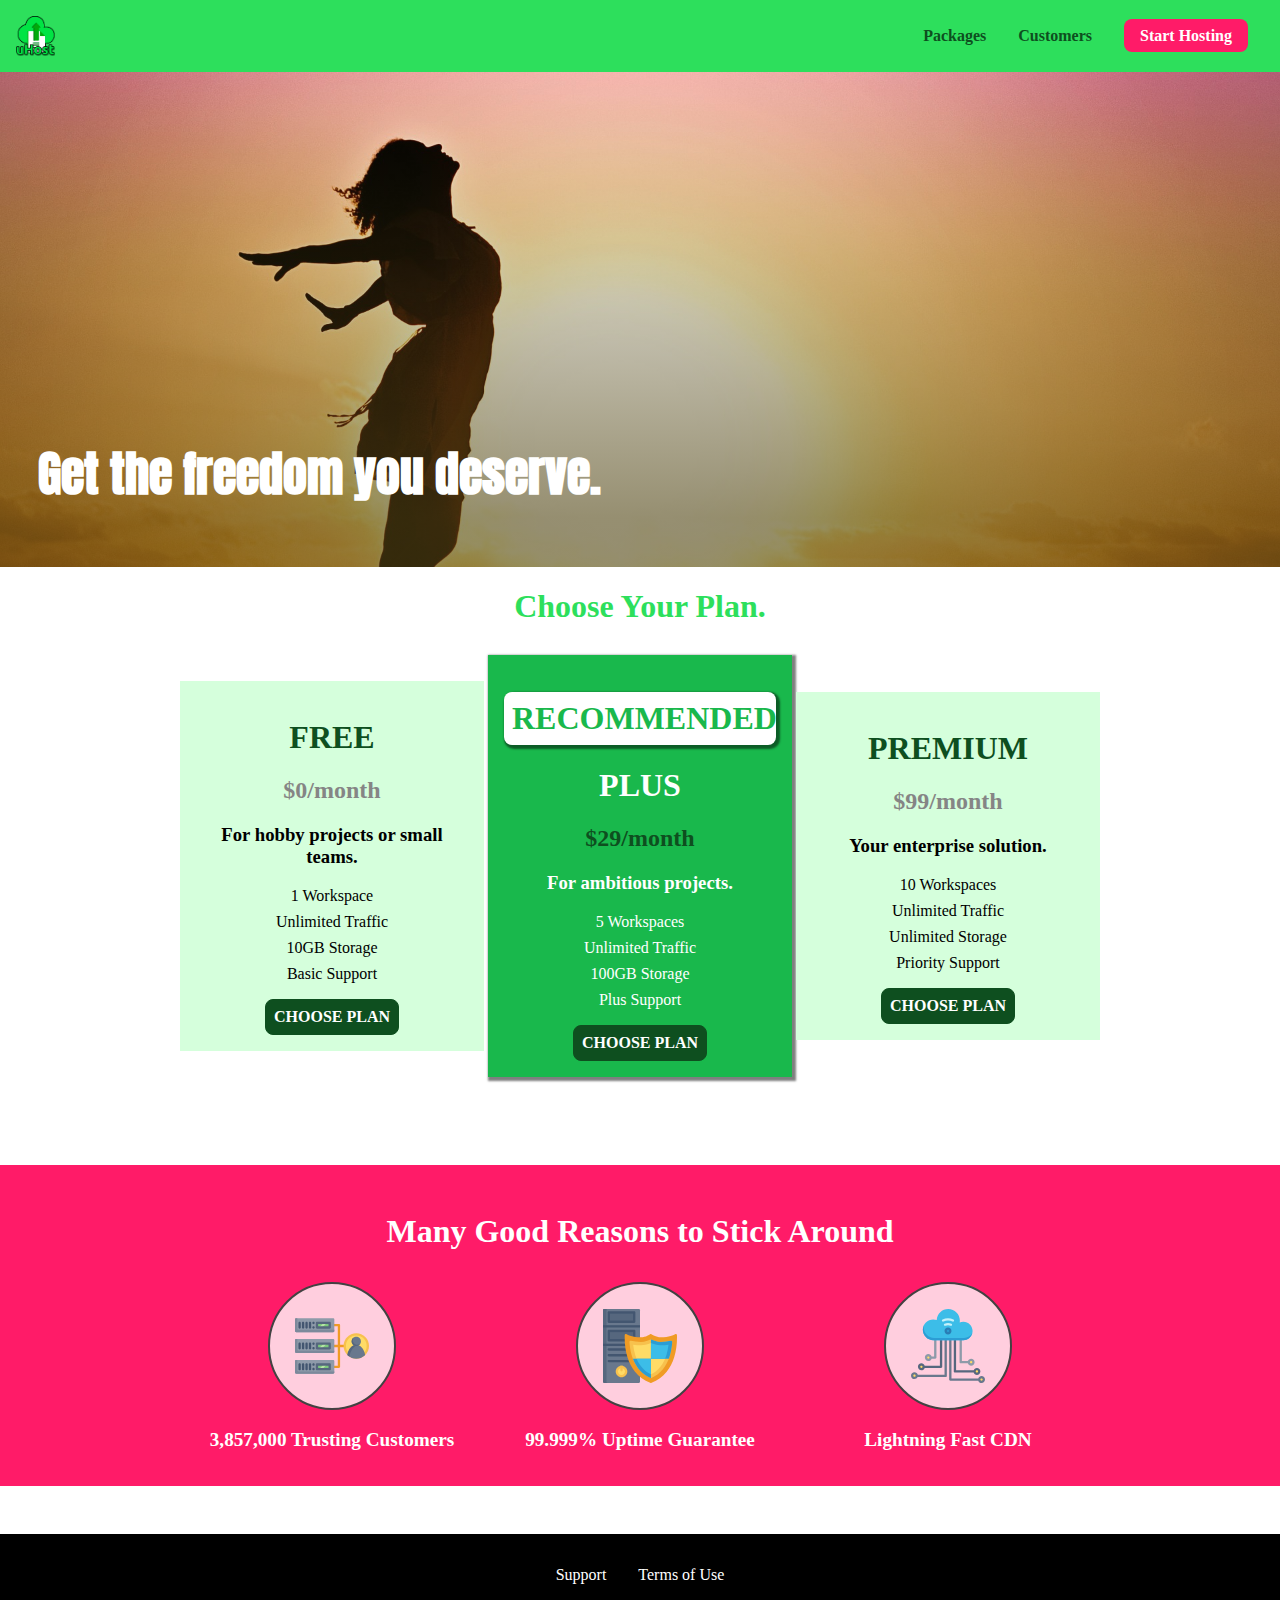
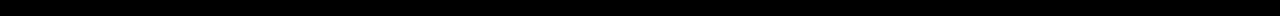
<file: index.html>
<!DOCTYPE html>
<html lang="en">

<head>
    <meta charset="UTF-8">
    <meta http-equiv="X-UA-Compatible" content="ie=edge">
    <meta name="viewport" content="width=device-width, initial-scale=1.0">
    <title>uHost</title>
    <link rel="shortcut icon" href="favicon.png">
    <link rel="stylesheet" href="shared.css">
    <link rel="stylesheet" href="main.css">
</head>

<body>
    <div class="backdrop"></div>
    <div class="modal">
        <h1 class="modal__title">Do you want to continue?</h1>
        <div class="modal__actions">
            <a href="start-hosting/index.html" class="modal__action">Yes!</a>
            <button class="modal__action modal__action--negative" type="button">No!</button>
        </div>
    </div>
    <header class="main-header">
        <div>
            <button class="toggle-button">
                <span class="toggle-button__bar"></span>
                <span class="toggle-button__bar"></span>
                <span class="toggle-button__bar"></span>
            </button>
            <a href="index.html" class="main-header__brand">
                <img src="images/uhost-icon.png" alt="uHost - your web portal">
            </a>
        </div>
        <nav class="main-nav">
            <ul class="main-nav__items">
                <li class="main-nav__item">
                    <a href="packages/index.html">Packages</a>
                </li>
                <li class="main-nav__item">
                    <a href="customers/index.html">Customers</a>
                </li>
                <li class="main-nav__item main-nav__item--cta">
                    <a href="start-hosting/index.html">Start Hosting</a>
                </li>
            </ul>
        </nav>
    </header>
    <nav class="mobile-nav">
        <ul class="mobile-nav__items">
            <li class="mobile-nav__item">
                <a href="packages/index.html">Packages</a>
            </li>
            <li class="mobile-nav__item">
                <a href="customers/index.html">Customers</a>
            </li>
            <li class="mobile-nav__item mobile-nav__item--cta">
                <a href="start-hosting/index.html">Start Hosting</a>
            </li>
        </ul>
    </nav>
    <main>
        <section id="product-overview">
            <h1>Get the freedom you deserve.</h1>
        </section>
        <section id="plans">
            <h1 class="section-title">Choose Your Plan.</h1>
            <div class="plan__list">
                <article class="plan">
                    <h1 class="plan__title">FREE</h1>
                    <h2 class="plan__price">$0/month</h2>
                    <h3>For hobby projects or small teams.</h3>
                    <ul class="plan__features">
                        <li class="plan__feature">1 Workspace</li>
                        <li class="plan__feature">Unlimited Traffic</li>
                        <li class="plan__feature">10GB Storage</li>
                        <li class="plan__feature">Basic Support</li>
                    </ul>
                    <div>
                        <button class="button">CHOOSE PLAN</button>
                    </div>
                </article>
                <article class="plan  plan--highlighted">
                    <h1 class="plan__annotation">RECOMMENDED</h1>
                    <h1  class="plan__title">PLUS</h1>
                    <h2 class="plan__price">$29/month</h2>
                    <h3>For ambitious projects.</h3>
                    <ul class="plan__features">
                        <li class="plan__feature">5 Workspaces</li>
                        <li class="plan__feature">Unlimited Traffic</li>
                        <li class="plan__feature">100GB Storage</li>
                        <li class="plan__feature">Plus Support</li>
                    </ul>
                    <div>
                        <button class="button">CHOOSE PLAN</button>
                    </div>
                </article>
                <article class="plan">
                    <h1 class="plan__title">PREMIUM</h1>
                    <h2 class="plan__price">$99/month</h2>
                    <h3>Your enterprise solution.</h3>
                    <ul class="plan__features">
                        <li class="plan__feature">10 Workspaces</li>
                        <li class="plan__feature">Unlimited Traffic</li>
                        <li class="plan__feature">Unlimited Storage</li>
                        <li class="plan__feature">Priority Support</li>
                    </ul>
                    <div>
                        <button class="button">CHOOSE PLAN</button>
                    </div>
                </article>
            </div>
        </section>
        <section id="key-features">
            <h1 class="section-title">Many Good Reasons to Stick Around</h1>
            <ul class="key-feature__list">
                <li class="key-feature">
                    <div class="key-feature__image">
                        <svg viewBox="0 0 512 512">
                            <path style="fill:#F09B24;" d="M344,248h-32V112c0-4.418-3.582-8-8-8h-40c-4.418,0-8,3.582-8,8s3.582,8,8,8h32v128h-32  c-4.418,0-8,3.582-8,8s3.582,8,8,8h32v128h-32c-4.418,0-8,3.582-8,8s3.582,8,8,8h40c4.418,0,8-3.582,8-8V264h32c4.418,0,8-3.582,8-8  S348.418,248,344,248z"
                            />
                            <path style="fill:#8E9AA9;" d="M264,64H8c-4.418,0-8,3.582-8,8v80c0,4.418,3.582,8,8,8h256c4.418,0,8-3.582,8-8V72  C272,67.582,268.418,64,264,64z"
                            />
                            <path style="fill:#7C899B;" d="M24,144c-4.418,0-8-3.582-8-8V64H8c-4.418,0-8,3.582-8,8v80c0,4.418,3.582,8,8,8h256  c4.418,0,8-3.582,8-8v-8H24z"
                            />
                            <rect x="152" y="96" style="fill:#B8E3A8;" width="88" height="32" />
                            <g>
                                <polygon style="fill:#7EC97D;" points="152,96 152,128 166,128 198,96  " />
                                <polygon style="fill:#7EC97D;" points="220,96 188,128 240,128 240,96  " />
                            </g>
                            <path style="fill:#56677E;" d="M240,136h-88c-4.418,0-8-3.582-8-8V96c0-4.418,3.582-8,8-8h88c4.418,0,8,3.582,8,8v32  C248,132.418,244.418,136,240,136z M160,120h72v-16h-72V120z"
                            />
                            <g>
                                <path style="fill:#435670;" d="M32,136c-4.418,0-8-3.582-8-8V96c0-4.418,3.582-8,8-8s8,3.582,8,8v32C40,132.418,36.418,136,32,136z   "
                                />
                                <path style="fill:#435670;" d="M56,136c-4.418,0-8-3.582-8-8V96c0-4.418,3.582-8,8-8s8,3.582,8,8v32C64,132.418,60.418,136,56,136z   "
                                />
                                <path style="fill:#435670;" d="M80,136c-4.418,0-8-3.582-8-8V96c0-4.418,3.582-8,8-8s8,3.582,8,8v32C88,132.418,84.418,136,80,136z   "
                                />
                                <path style="fill:#435670;" d="M104,136c-4.418,0-8-3.582-8-8V96c0-4.418,3.582-8,8-8s8,3.582,8,8v32   C112,132.418,108.418,136,104,136z"
                                />
                                <path style="fill:#435670;" d="M128,105c-4.418,0-8-3.582-8-8v-1c0-4.418,3.582-8,8-8s8,3.582,8,8v1   C136,101.418,132.418,105,128,105z"
                                />
                                <path style="fill:#435670;" d="M128,136c-4.418,0-8-3.582-8-8v-1c0-4.418,3.582-8,8-8s8,3.582,8,8v1   C136,132.418,132.418,136,128,136z"
                                />
                            </g>
                            <path style="fill:#8E9AA9;" d="M264,208H8c-4.418,0-8,3.582-8,8v80c0,4.418,3.582,8,8,8h256c4.418,0,8-3.582,8-8v-80  C272,211.582,268.418,208,264,208z"
                            />
                            <path style="fill:#7C899B;" d="M24,288c-4.418,0-8-3.582-8-8v-72H8c-4.418,0-8,3.582-8,8v80c0,4.418,3.582,8,8,8h256  c4.418,0,8-3.582,8-8v-8H24z"
                            />
                            <rect x="152" y="240" style="fill:#B8E3A8;" width="88" height="32" />
                            <g>
                                <polygon style="fill:#7EC97D;" points="152,240 152,272 166,272 198,240  " />
                                <polygon style="fill:#7EC97D;" points="220,240 188,272 240,272 240,240  " />
                            </g>
                            <path style="fill:#56677E;" d="M240,280h-88c-4.418,0-8-3.582-8-8v-32c0-4.418,3.582-8,8-8h88c4.418,0,8,3.582,8,8v32  C248,276.418,244.418,280,240,280z M160,264h72v-16h-72V264z"
                            />
                            <g>
                                <path style="fill:#435670;" d="M32,280c-4.418,0-8-3.582-8-8v-32c0-4.418,3.582-8,8-8s8,3.582,8,8v32C40,276.418,36.418,280,32,280   z"
                                />
                                <path style="fill:#435670;" d="M56,280c-4.418,0-8-3.582-8-8v-32c0-4.418,3.582-8,8-8s8,3.582,8,8v32C64,276.418,60.418,280,56,280   z"
                                />
                                <path style="fill:#435670;" d="M80,280c-4.418,0-8-3.582-8-8v-32c0-4.418,3.582-8,8-8s8,3.582,8,8v32C88,276.418,84.418,280,80,280   z"
                                />
                                <path style="fill:#435670;" d="M104,280c-4.418,0-8-3.582-8-8v-32c0-4.418,3.582-8,8-8s8,3.582,8,8v32   C112,276.418,108.418,280,104,280z"
                                />
                                <path style="fill:#435670;" d="M128,249c-4.418,0-8-3.582-8-8v-1c0-4.418,3.582-8,8-8s8,3.582,8,8v1   C136,245.418,132.418,249,128,249z"
                                />
                                <path style="fill:#435670;" d="M128,280c-4.418,0-8-3.582-8-8v-1c0-4.418,3.582-8,8-8s8,3.582,8,8v1   C136,276.418,132.418,280,128,280z"
                                />
                            </g>
                            <path style="fill:#8E9AA9;" d="M264,352H8c-4.418,0-8,3.582-8,8v80c0,4.418,3.582,8,8,8h256c4.418,0,8-3.582,8-8v-80  C272,355.582,268.418,352,264,352z"
                            />
                            <path style="fill:#7C899B;" d="M24,432c-4.418,0-8-3.582-8-8v-72H8c-4.418,0-8,3.582-8,8v80c0,4.418,3.582,8,8,8h256  c4.418,0,8-3.582,8-8v-8H24z"
                            />
                            <rect x="152" y="384" style="fill:#B8E3A8;" width="88" height="32" />
                            <g>
                                <polygon style="fill:#7EC97D;" points="152,384 152,416 166,416 198,384  " />
                                <polygon style="fill:#7EC97D;" points="220,384 188,416 240,416 240,384  " />
                            </g>
                            <path style="fill:#56677E;" d="M240,424h-88c-4.418,0-8-3.582-8-8v-32c0-4.418,3.582-8,8-8h88c4.418,0,8,3.582,8,8v32  C248,420.418,244.418,424,240,424z M160,408h72v-16h-72V408z"
                            />
                            <g>
                                <path style="fill:#435670;" d="M32,424c-4.418,0-8-3.582-8-8v-32c0-4.418,3.582-8,8-8s8,3.582,8,8v32C40,420.418,36.418,424,32,424   z"
                                />
                                <path style="fill:#435670;" d="M56,424c-4.418,0-8-3.582-8-8v-32c0-4.418,3.582-8,8-8s8,3.582,8,8v32C64,420.418,60.418,424,56,424   z"
                                />
                                <path style="fill:#435670;" d="M80,424c-4.418,0-8-3.582-8-8v-32c0-4.418,3.582-8,8-8s8,3.582,8,8v32C88,420.418,84.418,424,80,424   z"
                                />
                                <path style="fill:#435670;" d="M104,424c-4.418,0-8-3.582-8-8v-32c0-4.418,3.582-8,8-8s8,3.582,8,8v32   C112,420.418,108.418,424,104,424z"
                                />
                                <path style="fill:#435670;" d="M128,393c-4.418,0-8-3.582-8-8v-1c0-4.418,3.582-8,8-8s8,3.582,8,8v1   C136,389.418,132.418,393,128,393z"
                                />
                                <path style="fill:#435670;" d="M128,424c-4.418,0-8-3.582-8-8v-1c0-4.418,3.582-8,8-8s8,3.582,8,8v1   C136,420.418,132.418,424,128,424z"
                                />
                            </g>
                            <path style="fill:#F7C14D;" d="M424,168c-48.523,0-88,39.477-88,88s39.477,88,88,88s88-39.477,88-88S472.523,168,424,168z" />
                            <path style="fill:#FFDB66;" d="M424,184c-39.701,0-72,32.299-72,72s32.299,72,72,72s72-32.299,72-72S463.701,184,424,184z" />
                            <path style="fill:#69788D;" d="M484.893,314.16C476.393,274.588,451.922,248,424,248s-52.393,26.588-60.893,66.16  c-0.605,2.82,0.354,5.749,2.511,7.664C381.731,336.124,402.465,344,424,344s42.269-7.876,58.381-22.176  C484.539,319.909,485.498,316.98,484.893,314.16z"
                            />
                            <path style="fill:#56677E;" d="M434.053,249.171C430.768,248.403,427.411,248,424,248c-27.922,0-52.393,26.588-60.893,66.16  c-0.605,2.82,0.354,5.749,2.511,7.664c3.383,3.002,6.979,5.703,10.734,8.125C384.904,286.243,407.373,255.378,434.053,249.171z"
                            />
                            <path style="fill:#69788D;" d="M424,192c-17.645,0-32,14.355-32,32s14.355,32,32,32s32-14.355,32-32S441.645,192,424,192z" />
                            <path style="fill:#56677E;" d="M432,248c-17.645,0-32-14.355-32-32c0-6.783,2.128-13.076,5.742-18.258  C397.444,203.53,392,213.138,392,224c0,17.645,14.355,32,32,32c10.862,0,20.471-5.444,26.258-13.742  C445.076,245.872,438.783,248,432,248z"
                            />

                        </svg>
                    </div>
                    <p class="key-feature__description">3,857,000 Trusting Customers</p>
                </li>
                <li class="key-feature">
                    <div class="key-feature__image">
                        <svg viewBox="0 0 512 512">
                            <path style="fill:#69788D;" d="M248,0H8C3.582,0,0,3.582,0,8v496c0,4.418,3.582,8,8,8h240c4.418,0,8-3.582,8-8V8  C256,3.582,252.418,0,248,0z"
                            />
                            <path style="fill:#56677E;" d="M24,504V8c0-4.418,3.582-8,8-8H8C3.582,0,0,3.582,0,8v496c0,4.418,3.582,8,8,8h24  C27.582,512,24,508.418,24,504z"
                            />
                            <g>
                                <rect x="0" y="112" style="fill:#435670;" width="256" height="16" />
                                <rect x="0" y="240" style="fill:#435670;" width="256" height="16" />
                            </g>
                            <path style="fill:#F7C14D;" d="M128,392c-22.056,0-40,17.944-40,40s17.944,40,40,40s40-17.944,40-40S150.056,392,128,392z" />
                            <path style="fill:#FFDB66;" d="M128,408c-13.233,0-24,10.767-24,24s10.767,24,24,24s24-10.767,24-24S141.233,408,128,408z" />
                            <path style="fill:#F7C14D;" d="M128,392c-2.739,0-5.414,0.278-8,0.805V424c0,4.418,3.582,8,8,8c4.418,0,8-3.582,8-8v-31.195  C133.414,392.278,130.739,392,128,392z"
                            />
                            <g>
                                <path style="fill:#435670;" d="M216,288H40c-4.418,0-8-3.582-8-8s3.582-8,8-8h176c4.418,0,8,3.582,8,8S220.418,288,216,288z"
                                />
                                <path style="fill:#435670;" d="M216,328H40c-4.418,0-8-3.582-8-8s3.582-8,8-8h176c4.418,0,8,3.582,8,8S220.418,328,216,328z"
                                />
                                <path style="fill:#435670;" d="M216,368H40c-4.418,0-8-3.582-8-8s3.582-8,8-8h176c4.418,0,8,3.582,8,8S220.418,368,216,368z"
                                />
                                <path style="fill:#435670;" d="M216,16H40c-4.418,0-8,3.582-8,8v64c0,4.418,3.582,8,8,8h176c4.418,0,8-3.582,8-8V24   C224,19.582,220.418,16,216,16z"
                                />
                            </g>
                            <rect x="48" y="32" style="fill:#56677E;" width="160" height="48" />
                            <path style="fill:#435670;" d="M216,144H40c-4.418,0-8,3.582-8,8v64c0,4.418,3.582,8,8,8h176c4.418,0,8-3.582,8-8v-64  C224,147.582,220.418,144,216,144z"
                            />
                            <rect x="48" y="160" style="fill:#56677E;" width="160" height="48" />
                            <path style="fill:#F09B24;" d="M511.747,180.237c-0.194-6.537-8.107-10.107-13.135-5.894c-5.6,4.693-42.904,21.282-98.514,21.282  c-33.45,0-64.625-20.999-64.929-21.206c-2.9-1.991-6.764-1.85-9.512,0.346c-2.677,2.135-27.201,20.86-63.793,20.86  c-55.607,0-92.914-16.589-98.515-21.282c-5.028-4.211-12.941-0.645-13.135,5.894c-1.634,54.834,4.655,105.941,18.693,151.903  c12.096,39.604,29.759,74.047,52.497,102.373c27.538,34.304,62.743,59.882,104.66,76.045c3.069,1.918,6.757,1.921,9.83,0  c41.917-16.163,77.122-41.741,104.66-76.045c22.738-28.326,40.401-62.77,52.497-102.373  C507.092,286.179,513.381,235.071,511.747,180.237z"
                            />
                            <path style="fill:#F7C14D;" d="M476.21,221.226c-1.953-1.631-4.568-2.235-7.036-1.628c-21.686,5.327-44.926,8.028-69.075,8.028  c-25.926,0-49.633-8.975-64.955-16.504c-2.307-1.134-5.016-1.091-7.284,0.116c-14.059,7.477-36.919,16.388-65.994,16.388  c-24.153,0-47.394-2.701-69.075-8.028c-5.155-1.268-10.221,2.966-9.894,8.261c2.077,33.693,7.668,65.635,16.616,94.935  c22.774,74.565,66.139,126.334,128.888,153.868c2.032,0.891,4.397,0.891,6.43,0c61.777-27.107,104.716-78.876,127.62-153.868  c8.948-29.3,14.539-61.241,16.616-94.935C479.224,225.319,478.163,222.856,476.21,221.226z"
                            />
                            <path style="fill:#FFDB66;" d="M331.609,451.727c-52.604-25.289-89.304-70.987-109.144-135.944  c-6.532-21.39-11.162-44.336-13.82-68.447c17.133,2.852,34.952,4.291,53.22,4.291c29.394,0,53.376-7.793,69.978-15.561  c17.44,7.736,41.656,15.561,68.256,15.561c18.267,0,36.085-1.439,53.219-4.291c-2.659,24.112-7.288,47.06-13.82,68.448  C419.545,381.108,383.27,426.805,331.609,451.727z"
                            />
                            <g>
                                <path style="fill:#2C9DD4;" d="M479.066,227.858c0.157-2.539-0.903-5.002-2.856-6.633s-4.568-2.235-7.036-1.628   c-21.686,5.327-44.926,8.028-69.075,8.028c-25.926,0-49.633-8.975-64.955-16.504c-1.057-0.52-2.2-0.78-3.345-0.806l-0.072,133.351   h123.601c2.556-6.746,4.933-13.702,7.123-20.874C471.398,293.493,476.989,261.552,479.066,227.858z"
                                />
                                <path style="fill:#2C9DD4;" d="M206.658,343.667c24.153,63.42,65.028,108.108,121.743,132.995c1.031,0.452,2.147,0.673,3.263,0.666   l0.063-133.661H206.658z"
                                />
                            </g>
                            <g>
                                <path style="fill:#3CBDE8;" d="M439.497,315.783c6.532-21.389,11.161-44.336,13.82-68.448c-17.134,2.852-34.952,4.291-53.219,4.291   c-26.6,0-50.815-7.824-68.256-15.561l-0.116,107.601h97.758C433.179,334.807,436.524,325.518,439.497,315.783z"
                                />
                                <path style="fill:#3CBDE8;" d="M232.523,343.667c21.144,50.298,54.363,86.56,99.087,108.06l0.117-108.06H232.523z" />
                            </g>
                        </svg>
                    </div>
                    <p class="key-feature__description">99.999% Uptime Guarantee</p>
                </li>
                <li class="key-feature">
                    <div class="key-feature__image">
                        <svg viewBox="0 0 512 512">
                            <path style="fill:#8E9AA9;" d="M168,200c-4.418,0-8,3.582-8,8v120h-17.376c-3.302-9.311-12.194-16-22.624-16  c-13.234,0-24,10.767-24,24s10.766,24,24,24c10.429,0,19.321-6.689,22.624-16H168c4.418,0,8-3.582,8-8V208  C176,203.582,172.418,200,168,200z"
                            />
                            <path style="fill:#FFDB66;" d="M120,328c-4.411,0-8,3.589-8,8s3.589,8,8,8s8-3.589,8-8S124.411,328,120,328z" />
                            <path style="fill:#56677E;" d="M208,200c-4.418,0-8,3.582-8,8v184H94.624C91.322,382.689,82.43,376,72,376  c-13.234,0-24,10.767-24,24s10.766,24,24,24c10.429,0,19.321-6.689,22.624-16H208c4.418,0,8-3.582,8-8V208  C216,203.582,212.418,200,208,200z"
                            />
                            <path style="fill:#FFDB66;" d="M72,392c-4.411,0-8,3.589-8,8s3.589,8,8,8s8-3.589,8-8S76.411,392,72,392z" />
                            <path style="fill:#69788D;" d="M240,208c-4.418,0-8,3.582-8,8v239H47.24c-2.671-10.34-12.078-18-23.24-18c-13.234,0-24,10.767-24,24  s10.766,24,24,24c9.666,0,18.009-5.747,21.809-14H240c4.418,0,8-3.582,8-8V216C248,211.582,244.418,208,240,208z"
                            />
                            <path style="fill:#FFDB66;" d="M24,453c-4.411,0-8,3.589-8,8s3.589,8,8,8s8-3.589,8-8S28.411,453,24,453z" />
                            <path style="fill:#69788D;" d="M488,464c-10.429,0-19.321,6.689-22.624,16H280V208c0-4.418-3.582-8-8-8s-8,3.582-8,8v280  c0,4.418,3.582,8,8,8h193.376c3.302,9.311,12.194,16,22.624,16c13.234,0,24-10.767,24-24S501.234,464,488,464z"
                            />
                            <path style="fill:#FFDB66;" d="M488,480c-4.411,0-8,3.589-8,8s3.589,8,8,8s8-3.589,8-8S492.411,480,488,480z" />
                            <path style="fill:#56677E;" d="M456,408c-10.429,0-19.321,6.689-22.624,16H312V208c0-4.418-3.582-8-8-8s-8,3.582-8,8v224  c0,4.418,3.582,8,8,8h129.376c3.302,9.311,12.194,16,22.624,16c13.234,0,24-10.767,24-24S469.234,408,456,408z"
                            />
                            <path style="fill:#FFDB66;" d="M456,424c-4.411,0-8,3.589-8,8s3.589,8,8,8s8-3.589,8-8S460.411,424,456,424z" />
                            <path style="fill:#8E9AA9;" d="M416,344c-10.429,0-19.321,6.689-22.624,16H352V208c0-4.418-3.582-8-8-8s-8,3.582-8,8v160  c0,4.418,3.582,8,8,8h49.376c3.302,9.311,12.194,16,22.624,16c13.234,0,24-10.767,24-24S429.234,344,416,344z"
                            />
                            <path style="fill:#FFDB66;" d="M416,360c-4.411,0-8,3.589-8,8s3.589,8,8,8s8-3.589,8-8S420.411,360,416,360z" />
                            <path style="fill:#3CBDE8;" d="M362,88c-8.741,0-17.231,1.751-25.06,5.085C337.646,88.797,338,84.43,338,80  c0-44.112-35.888-80-80-80c-42.823,0-77.895,33.816-79.909,76.149C170.393,73.415,162.244,72,154,72c-39.701,0-72,32.299-72,72  s32.299,72,72,72h208c35.29,0,64-28.71,64-64S397.29,88,362,88z"
                            />
                            <path style="fill:#2C9DD4;" d="M368,200H160c-39.701,0-72-32.299-72-72c0-5.863,0.721-11.559,2.05-17.019  C84.918,120.88,82,132.102,82,144c0,39.701,32.299,72,72,72h208c30.389,0,55.88-21.296,62.379-49.743  C413.565,186.327,392.352,200,368,200z"
                            />
                            <path style="fill:#2A7DB5;" d="M256,128c-13.234,0-24,10.767-24,24s10.766,24,24,24c13.233,0,24-10.767,24-24S269.233,128,256,128z"
                            />
                            <path style="fill:#2C9DD4;" d="M256,144c-4.411,0-8,3.589-8,8s3.589,8,8,8c4.411,0,8-3.589,8-8S260.411,144,256,144z" />
                            <g>
                                <path style="fill:#C5F1FA;" d="M221.755,87.695c-2.994,0-5.864-1.688-7.233-4.572c-1.894-3.991-0.194-8.763,3.798-10.657   C230.157,66.849,242.834,64,256,64c13.166,0,25.844,2.849,37.68,8.466c3.992,1.895,5.692,6.666,3.798,10.657   s-6.666,5.692-10.657,3.798C277.144,82.328,266.774,80,256,80c-10.774,0-21.144,2.328-30.821,6.921   C224.072,87.446,222.904,87.695,221.755,87.695z"
                                />
                                <path style="fill:#C5F1FA;" d="M276.545,116.618c-1.148,0-2.316-0.249-3.424-0.774C267.745,113.293,261.985,112,256,112   c-5.985,0-11.745,1.293-17.121,3.844c-3.991,1.895-8.763,0.192-10.657-3.798c-1.894-3.992-0.193-8.764,3.798-10.657   C239.557,97.813,247.625,96,256,96c8.376,0,16.444,1.813,23.98,5.389c3.991,1.894,5.692,6.665,3.798,10.657   C282.41,114.93,279.539,116.618,276.545,116.618z"
                                />
                            </g>

                        </svg>
                    </div>
                    <p class="key-feature__description">Lightning Fast CDN</p>
                </li>
            </ul>
        </section>
    </main>
    <footer class="main-footer">
        <nav>
            <ul class="main-footer__links">
                <li class="main-footer__link">
                    <a href="#">Support</a>
                </li>
                <li class="main-footer__link">
                    <a href="#">Terms of Use</a>
                </li>
            </ul>
        </nav>
    </footer>
    <script src="shared.js"></script>
</body>

</html>
</file>
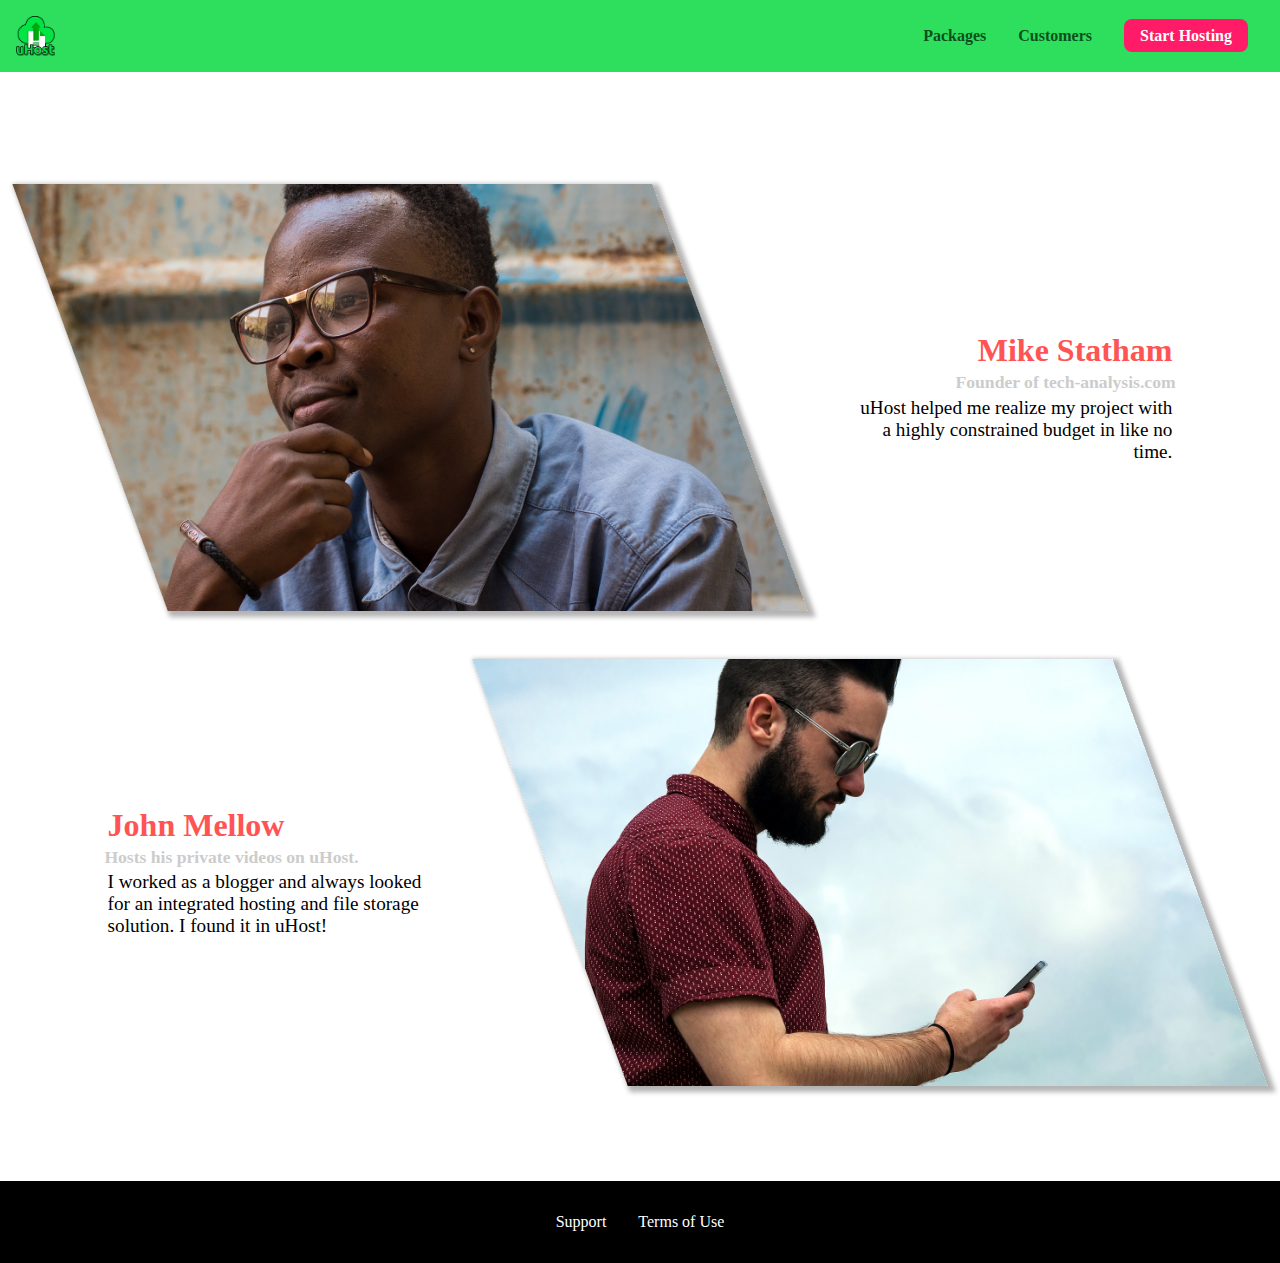
<file: customers/index.html>
<!DOCTYPE html>
<html lang="en">

<head>
    <meta charset="UTF-8">
    <meta name="viewport" content="width=device-width, initial-scale=1.0">
    <meta http-equiv="X-UA-Compatible" content="ie=edge">
    <title>uHost Customers</title>
    <link rel="shortcut icon" href="../favicon.png">
    <link rel="stylesheet" href="../shared.css">
    <link rel="stylesheet" href="customers.css">
</head>

<body>
    <div class="backdrop"></div>
    <header class="main-header">
        <div>
            <button class="toggle-button">
                <span class="toggle-button__bar"></span>
                <span class="toggle-button__bar"></span>
                <span class="toggle-button__bar"></span>
            </button>
            <a href="../index.html" class="main-header__brand">
                <img src="../images/uhost-icon.png" alt="uHost - your web portal">
            </a>
        </div>
        <nav class="main-nav">
            <ul class="main-nav__items">
                <li class="main-nav__item">
                    <a href="../packages/index.html">Packages</a>
                </li>
                <li class="main-nav__item">
                    <a href="index.html">Customers</a>
                </li>
                <li class="main-nav__item main-nav__item--cta">
                    <a href="../start-hosting/index.html">Start Hosting</a>
                </li>
            </ul>
        </nav>
    </header>
    <nav class="mobile-nav">
        <ul class="mobile-nav__items">
            <li class="mobile-nav__item">
                <a href="../packages/index.html">Packages</a>
            </li>
            <li class="mobile-nav__item">
                <a href="index.html">Customers</a>
            </li>
            <li class="mobile-nav__item mobile-nav__item--cta">
                <a href="../start-hosting/index.html">Start Hosting</a>
            </li>
        </ul>
    </nav>
    <main>
        <div>
            <div class="testimonial" id="customer-1">
                <div class="testimonial__image-container">
                    <img src="../images/customer-1.jpg" alt="Mike Statham - Customer" class="testimonial__image">
                </div>
                <div class="testimonial__info">
                    <h1 class="testimonial__name">Mike Statham</h1>
                    <h2 class="testimonial__subtitle">Founder of
                        <a href="tech-analysis.com">tech-analysis.com</a>
                    </h2>
                    <p class="testimonial__text">uHost helped me realize my project with a highly constrained budget in like no time.</p>
                </div>
            </div>
            <div class="testimonial" id="customer-2">

                <div class="testimonial__info">
                    <h1 class="testimonial__name">John Mellow</h1>
                    <h2 class="testimonial__subtitle">Hosts his private videos on uHost.
                    </h2>
                    <p class="testimonial__text">I worked as a blogger and always looked for an integrated hosting and file storage solution. I found
                        it in uHost!
                    </p>
                </div>
                <div class="testimonial__image-container">
                    <img src="../images/customer-2.jpg" alt="John Mellow - Customer" class="testimonial__image">
                </div>
            </div>
        </div>
    </main>
    <footer class="main-footer">
        <nav>
            <ul class="main-footer__links">
                <li class="main-footer__link">
                    <a href="#">Support</a>
                </li>
                <li class="main-footer__link">
                    <a href="#">Terms of Use</a>
                </li>
            </ul>
        </nav>
    </footer>
    <script src="../shared.js"></script>
</body>

</html>
</file>
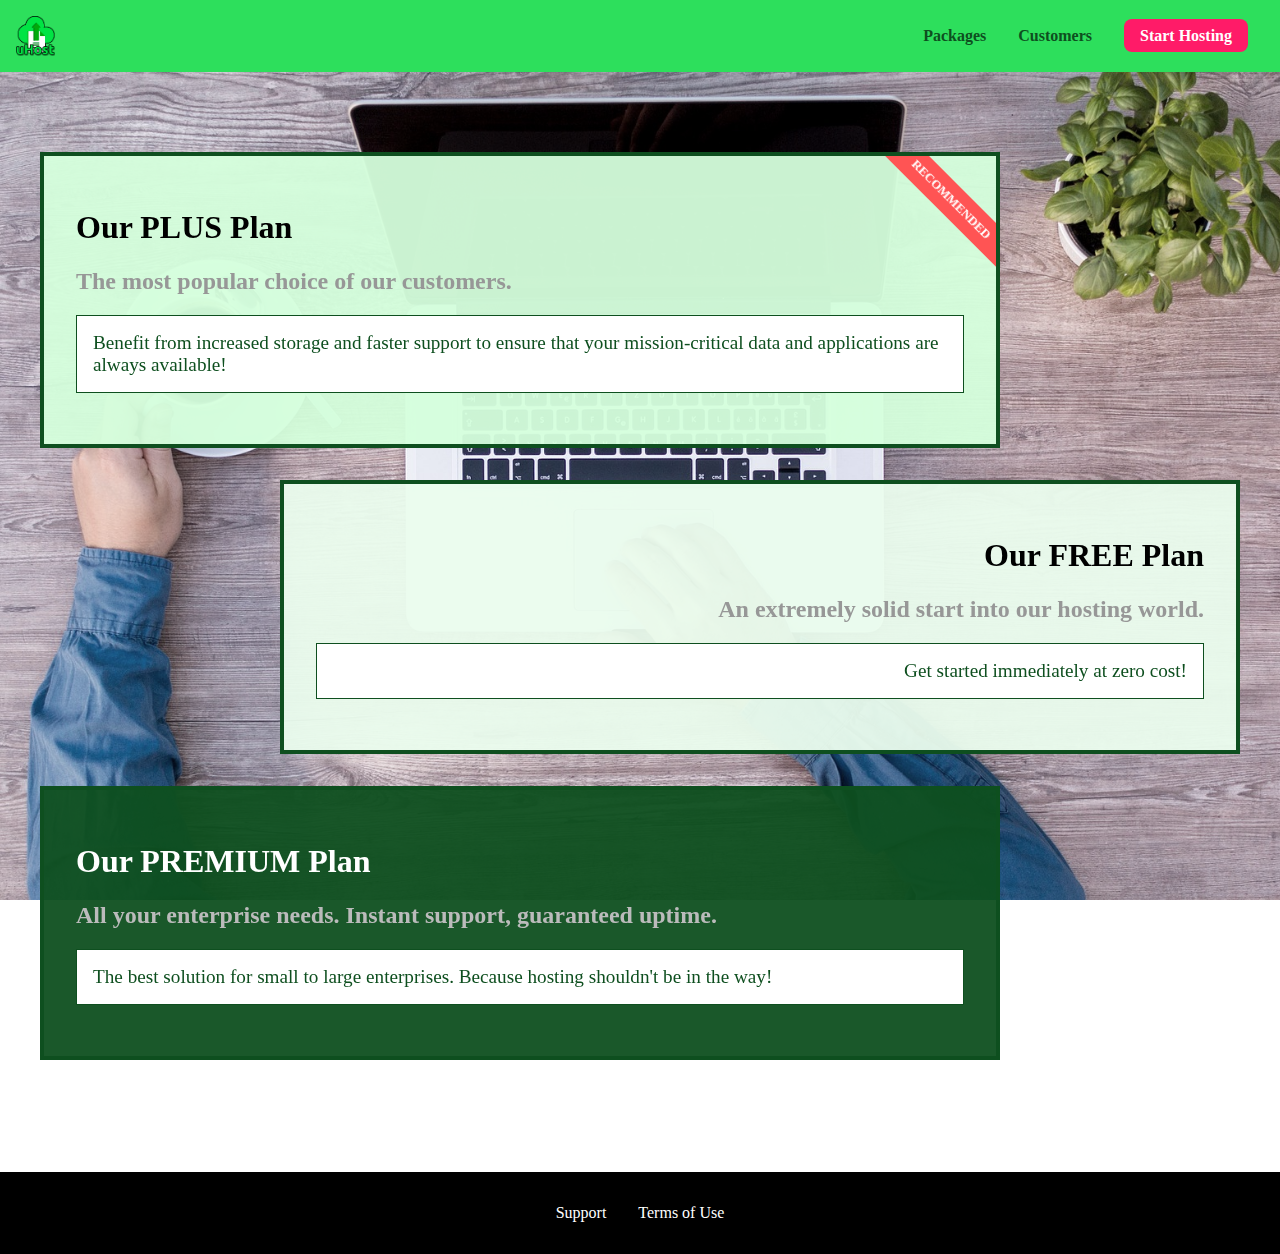
<file: packages/index.html>
<!DOCTYPE html>
<html lang="en">

<head>
    <meta charset="UTF-8">
    <meta name="viewport" content="width=device-width, initial-scale=1.0">
    <meta http-equiv="X-UA-Compatible" content="ie=edge">
    <title>uHost</title>
    <link rel="shortcut icon" href="../favicon.png">
    <link rel="stylesheet" href="../shared.css">
    <link rel="stylesheet" href="packages.css">
</head>

<body>
    <div class="backdrop"></div>
    <div class="background"></div>
    <header class="main-header">
        <div>
            <button class="toggle-button">
                <span class="toggle-button__bar"></span>
                <span class="toggle-button__bar"></span>
                <span class="toggle-button__bar"></span>
            </button>
            <a href="../index.html" class="main-header__brand">
                <img src="../images/uhost-icon.png" alt="uHost - your web portal">

            </a>
        </div>
        <nav class="main-nav">
            <ul class="main-nav__items">
                <li class="main-nav__item">
                    <a href="index.html">Packages</a>
                </li>
                <li class="main-nav__item">
                    <a href="../customers/index.html">Customers</a>
                </li>
                <li class="main-nav__item main-nav__item--cta">
                    <a href="../start-hosting/index.html">Start Hosting</a>
                </li>
            </ul>
        </nav>
    </header>
    <nav class="mobile-nav">
        <ul class="mobile-nav__items">
            <li class="mobile-nav__item">
                <a href="index.html">Packages</a>
            </li>
            <li class="mobile-nav__item">
                <a href="../customers/index.html">Customers</a>
            </li>
            <li class="mobile-nav__item mobile-nav__item--cta">
                <a href="../start-hosting/index.html">Start Hosting</a>
            </li>
        </ul>
    </nav>
    <main>
        <section class="package" id="plus">
            <a href="#">
                <h1 class="package__title">Our PLUS Plan</h1>
                <h2 class="package__badge">RECOMMENDED</h2>
                <h2 class="package__subtitle">The most popular choice of our customers.</h2>
                <p class="package__info">Benefit from increased storage and faster support to ensure that your mission-critical data and
                    applications
                    are always available!</p>
            </a>
        </section>
        <section class="package" id="free">
            <a href="#">
                <h1 class="package__title">Our FREE Plan</h1>
                <h2 class="package__subtitle">An extremely solid start into our hosting world.</h2>
                <p class="package__info">Get started immediately at zero cost!</p>
            </a>
        </section>
        <div class="clearfix"></div>
        <section class="package" id="premium">
            <a href="#">
                <h1 class="package__title">Our PREMIUM Plan</h1>
                <h2 class="package__subtitle">All your enterprise needs. Instant support, guaranteed uptime. </h2>
                <p class="package__info">The best solution for small to large enterprises. Because hosting shouldn't be in the way!</p>
            </a>
        </section>
    </main>
    <footer class="main-footer">
        <nav>
            <ul class="main-footer__links">
                <li class="main-footer__link">
                    <a href="#">Support</a>
                </li>
                <li class="main-footer__link">
                    <a href="#">Terms of Use</a>
                </li>
            </ul>
        </nav>
    </footer>
    <script src="../shared.js"></script>
</body>

</html>
</file>
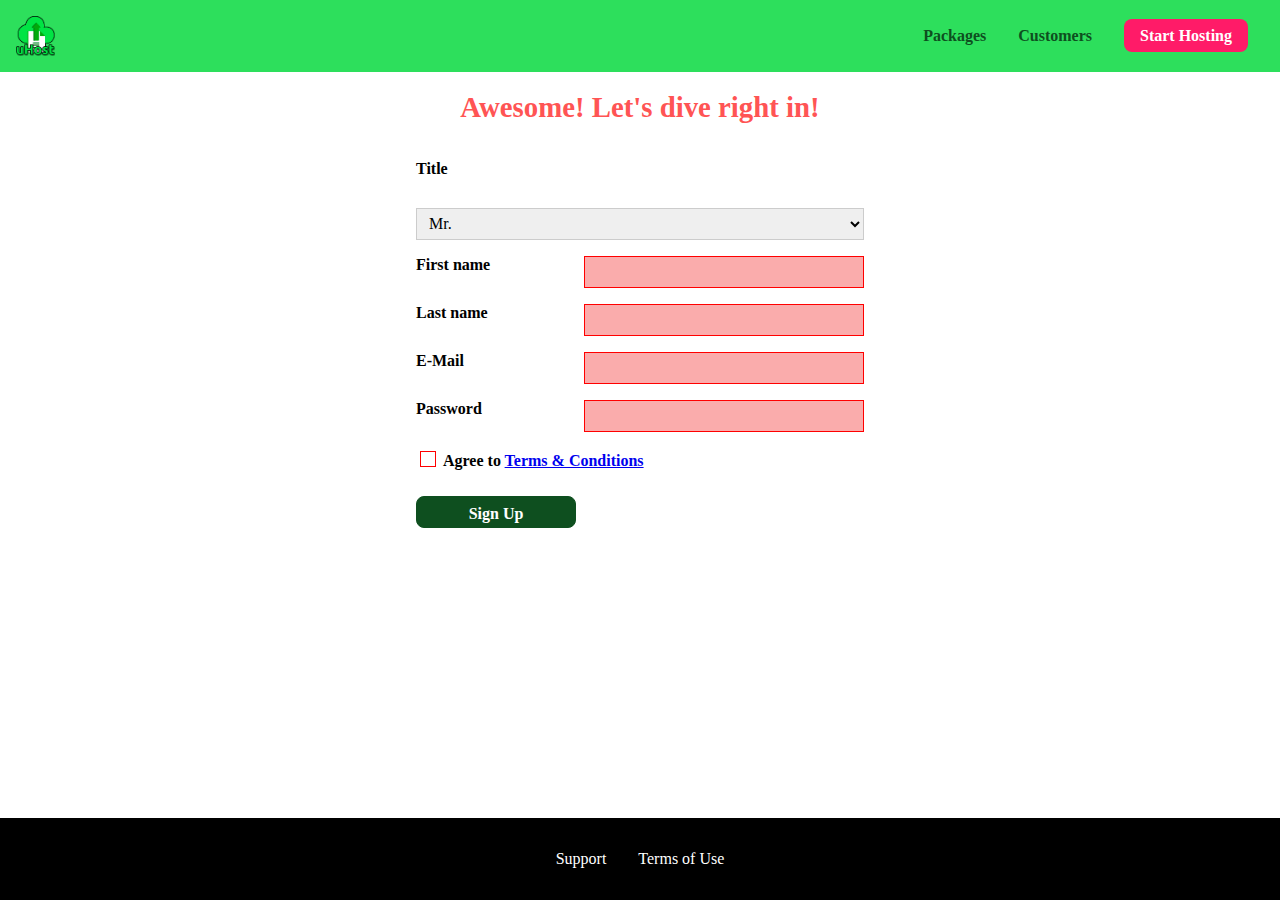
<file: start-hosting/index.html>
<!DOCTYPE html>
<html lang="en">

<head>
    <meta charset="UTF-8">
    <meta name="viewport" content="width=device-width, initial-scale=1.0">
    <meta http-equiv="X-UA-Compatible" content="ie=edge">
    <title>uHost Signup</title>
    <link rel="shortcut icon" href="../favicon.png">
    <link rel="stylesheet" href="../shared.css">
    <link rel="stylesheet" href="start-hosting.css">
</head>

<body>
    <div class="backdrop"></div>
    <header class="main-header">
        <div>
            <button class="toggle-button">
                <span class="toggle-button__bar"></span>
                <span class="toggle-button__bar"></span>
                <span class="toggle-button__bar"></span>
            </button>
            <a href="../index.html" class="main-header__brand">
                <img src="../images/uhost-icon.png" alt="uHost - Your favorite hosting company">
            </a>
        </div>
        <nav class="main-nav">
            <ul class="main-nav__items">
                <li class="main-nav__item">
                    <a href="../packages/index.html">Packages</a>
                </li>
                <li class="main-nav__item">
                    <a href="../customers/index.html">Customers</a>
                </li>
                <li class="main-nav__item main-nav__item--cta">
                    <a href="index.html">Start Hosting</a>
                </li>
            </ul>
        </nav>
    </header>
    <nav class="mobile-nav">
        <ul class="mobile-nav__items">
            <li class="mobile-nav__item">
                <a href="../packages/index.html">Packages</a>
            </li>
            <li class="mobile-nav__item">
                <a href="../customers/index.html">Customers</a>
            </li>
            <li class="mobile-nav__item mobile-nav__item--cta">
                <a href="index.html">Start Hosting</a>
            </li>
        </ul>
    </nav>
    <main class="signup-page">
        <h1 class="signup-title">Awesome! Let's dive right in!</h1>
        <form action="index.html" class="signup-form">
            <label for="title">Title</label>
            <select id="title">
                <option value="mr">Mr.</option>
                <option value="ms">Ms.</option>
            </select>
            <label for="first-name">First name</label>
            <input type="text" id="first-name" required>
            <label for="last-name">Last name</label>
            <input type="text" id="last-name" required>
            <label for="email">E-Mail</label>
            <input type="email" id="email" required>
            <label for="password">Password</label>
            <input type="password" id="password" required>
            <div class="signup-form__checkbox">
                <input type="checkbox" id="agree-terms" required>
                <label for="agree-terms">Agree to
                    <a href="#">Terms &amp; Conditions</a>
                </label>
            </div>
            <button type="submit" class="button">Sign Up</button>
        </form>
    </main>
    <footer class="main-footer">
        <nav>
            <ul class="main-footer__links">
                <li class="main-footer__link">
                    <a href="#">Support</a>
                </li>
                <li class="main-footer__link">
                    <a href="#">Terms of Use</a>
                </li>
            </ul>
        </nav>
    </footer>
    <script src="../shared.js"></script>
</body>

</html>
</file>
<file: shared.css>
@import url('https://fonts.googleapis.com/css?family=Anton');
@import url('https://fonts.googleapis.com/css?family=Roboto:100,400,900');

:root {
    --dark-green: #0e4f1f;
    --highlighted-red: #ff1b68;
}

* {
    box-sizing: border-box;
}

html {
    height: 100%;
}

body {
    margin: 0;
    padding-top: 3.5rem;
}

@supports (display: grid) {
    body {
        display: grid;
        grid-template-rows: 3.5rem auto fit-content(8rem);
        grid-template-areas: "header"
                             "main"
                             "footer";
        padding: 0;
        height: 100%;
    }
}

main {
    /* min-height: calc(100vh - 3.5rem - 8rem); */
    width: 100vw;
    /* margin -top: 3.5rem; */
    /* grid-row: 2 / 3; */
    grid-area: main;
}

.backdrop {
    position: fixed;
    display: none;
    z-index: 100;
    /* width: 100%; */
    width: 100vw;
    height: 100vh;
    /* height: 100%; */
    top: 0;
    left: 0;
    background-color: rgba(0, 0, 0, 0.5);
}

.button {
    background-color: var(--dark-green, #0e4f1f);
    color: white;
    font: inherit;
    font-weight: bold;
    padding: 0.5rem;
    border: 1.5px solid var(--dark-green);
    border-radius: 8px;
    cursor: pointer;
}

.button:hover,
.button:active {
    background-color: white;
    color: var(--dark-green);
}

.button:focus {
    outline: none;
}

.button[disabled] {
    border-color: #a1a1a1;
    color: #a1a1a1;
    background-color: #ccc;
    cursor: not-allowed;
}

.open {
    display: block;
    opacity: 1 !important;
    transform: translateY(0) !important;
}

.main-header {
    width: 100%;
    position: fixed;
    top: 0;
    left: 0;
    background-color: #2ddf5c;
    padding: 1rem;
    z-index: 10;
    display: -webkit-box;
    display: -ms-flexbox;
    display: -webkit-flex;
    display: flex;
    align-items: center;
    justify-content: space-between;
}

/* .main-header > div {
    display: inline-block;
    vertical-align: middle;
} */

.toggle-button {
    width: 3rem;
    background: transparent;
    border: none;
    cursor: pointer;
    padding-top: 0;
    padding-bottom: 0;
    vertical-align: middle;
  }
  
  .toggle-button:focus {
    outline: none;
  }
  
  .toggle-button__bar {
    width: 100%;
    height: 0.2rem;
    background: black;
    display: block;
    margin: 0.6rem 0;
  }

  @media (min-width: 41rem) {
    .toggle-button {
        display: none;
    }
  }
  

.main-header__brand {
    color: #0e4f1f;
    text-decoration: none;
    font-weight: bold;
    /* font-size: 1.5rem; */
    /* height: 2.5rem; */
    /* display: inline-block; */
    /* vertical-align: middle; */
}

.main-header__brand img {
    /* height: 100%; */
    height: 2.5rem;
    vertical-align: middle;
}

.main-nav {
    /* display: inline-block; */
    /* text-align: right;
    width: calc(100% - 122px);
    vertical-align: middle; */
    display: -webkit-box;
    display: -ms-flexbox;
    display: -webkit-flex;
    display: flex;
}

.main-nav__items {
    margin: 0;
    padding: 0;
    list-style: none;
    display: -webkit-box;
    display: -ms-flexbox;
    display: -webkit-flex;
    display: flex;
}

.main-nav__item {
    /* display: inline-block; */
    margin: 0 1rem;  
}

.main-nav__item a,
.mobile-nav__item a {
    color:  #0e4f1f;
    text-decoration: none;
    font-weight: bold;
    padding: 0.2rem 0;
    /* margin: 0 16px; */
}

.main-nav__item a:hover,
.main-nav__item a:active {
    color: white;
    border-bottom: 3px solid white;
}

.main-nav__item--cta {
    animation: wiggle 350ms 1s 6 none;
}

.main-nav__item--cta a,
.mobile-nav__item--cta a {
    color: white;
    background-color: #ff1b68;
    padding: 0.5rem 1rem;
    border-radius: 8px;
}

.main-nav__item--cta a:hover,
.main-nav__item--cta a:active,
.mobile-nav__item--cta a:hover,
.mobile-nav__item--cta a:active {
    color: #ff1b68;
    background-color: white;
    border-bottom: none;
}

.main-footer {
    background-color: black;
    padding: 2rem;
    margin-top: 3rem;
    width: 100vw;
    /* grid-row: 3 /4; */
    grid-area: footer;
}

.main-footer__links {
    list-style: none;
    margin: 0;
    padding: 0;
    /* text-align: center; */
    display: -webkit-box;
    display: -ms-flexbox;
    display: -webkit-flex;
    display: flex;
    flex-direction: column;
    align-items: center;
}

.main-footer__link {
    /* display: inline-block; */
    margin: 0.5rem 0;
}

.main-footer__link a {
    color: white;
    text-decoration: none;
}

.main-footer__link a:hover,
.main-footer__link a:active {
    color: #ccc;
}

@media (min-width: 41rem) {
    .main-footer__link {
        /* display: inline-block; */
        margin: 0 1rem;
    }

    .main-footer__links {
        flex-direction: row;
        justify-content: center;
    }
}

@media (max-width: 41rem) {
    .main-nav {
        display: none;
    }
}

.mobile-nav {
    display: none;
    position: fixed;
    z-index: 101;
    top: 0;
    left: 0;
    background: white;
    width: 80%;
    height: 100vh;
  }
  
  .mobile-nav__items {
    width: 90%;
    height: 100%;
    list-style: none;
    margin: 0 auto;
    padding: 0;
    /* text-align: center; */
    display: -webkit-box;
    display: -ms-flexbox;
    display: -webkit-flex;
    display: flex;
    flex-direction: column;
    align-items: center;
    justify-content: center;
  }
  
  .mobile-nav__item {
    margin: 1rem 0;
  }
  
  .mobile-nav__item a {
    font-size: 1.5rem;
  }

/* @keyframes wiggle {
    from {
        transform: rotateZ(0);
    }
    to {
        transform: rotateZ(10deg);
    }
} */

@keyframes wiggle {
    0% {
        transform: rotateZ(0);
    }
    50% {
        transform: rotateZ(-10deg);
    }
    100% {
        transform: rotateZ(10deg);
    }
}
</file>
<file: main.css>
/* 1rem = 16px */

#product-overview {
    background: linear-gradient(to top, rgba(80, 68, 18, 0.6) 10%, transparent), url("images/freedom.jpg") center/cover no-repeat border-box, #ff1b68;
    /* background-image: url("freedom.jpg");
    background-position: left 0% bottom 20%;
    background-size: cover; */
    /* background-repeat: no-repeat;
    background-origin: border-box;
    background-clip: border-box;
    background-attachment: fixed, scroll, local; */
    /* background-image: linear-gradient(to left bottom, 120deg, red 70%, blue 60%, rgba(0,0,0,0.5)); */
    /* background-image: radial-gradient(circle at top left, red, blue); */
    width: 100vw;
    height: 45vh;
    /* padding: 10px; */
    padding: 0.65rem;
    /* margin-top: 40px; */
    margin-top: 1rem;
    position: relative;
    /* border-style: solid;
    border-color: black;
    border-width: 5px; */
    /* border: 5px dashed black; */
}

#product-overview h1 {
    color: white;
    font-family: "Anton", sans-serif;
    position: absolute;
    bottom: 5%;
    left: 3%;
    font-size: 1.6rem;
}

@media (min-width: 41rem) and (min-height: 42rem) {
    #product-overview {
        height: 55vh;
        background-position: 50% 25%;
    }

    #product-overview h1 {
        font-size: 3rem;
    }
}

/* @media (min-width: 60rem) {
    #product-overview {
        height: 65vh;
        background-position: 50% 25%;
    }
    #product-overview h1 {
        font-size: 5rem;
    }
} */

.section-title {
    color: #2ddf5c;
    text-align: center;
}

.plan {
    background-color: #d5ffdc;
    text-align: center;
    padding: 1rem;
    margin: 0.5rem 0;
    /* display: inline-block; */
    width: 100%;
    /* vertical-align: middle; */
}

.plan--highlighted {
    background-color: #19b84c;
    color: white;
    /* box-shadow: 2px 2px 2px 2px rgba(0, 0, 0, 0.5); */
}

.plan__annotation {
    background-color: white;
    color: #19b84c;
    padding: 0.5rem;
    box-shadow: 2px 2px 2px 2px rgba(0, 0, 0, 0.5);
    border-radius: 8px;
}

.plan__title {
    color: #0e4f1f;
}

.plan__price {
    color: #858585;
}

.plan--highlighted .plan__title {
    color: white;
}

.plan--highlighted .plan__price {
    color: #0e4f1f;
}

.plan__features {
    list-style: none;
    /* margin: 0; */
    padding: 0;
}

.plan__feature {
    margin: 0.5rem 0;
}

@media (min-width: 41rem) {
    .plan__list {
        width: 100%;
        /* margin: auto; */
        text-align: center;
    }

    .plan {
        display: inline-block;
        width: 30%;
        /* margin: 0.5rem; */
        vertical-align: middle;
        min-width: 13rem;
        max-width: 19rem;
    }

    .plan--highlighted {
        box-shadow: 2px 2px 2px 2px rgba(0, 0, 0, 0.5);
    }
}

#key-features {
    background-color: #ff1b68;
    margin-top: 5rem;
    padding: 1rem;
}

#key-features .section-title {
    color: white;
    margin: 2rem;
}

.key-feature__list {
    list-style: none;
    margin: 0;
    padding: 0;
    text-align: center;
}

.key-feature__image {
    background-color: #ffcede;
    width: 128px;
    height: 128px;
    margin: auto;
    border: 2px solid #424242;
    border-radius: 50%;
    padding: 25px;
}

.key-feature__description {
    text-align: center;
    font-weight: bold;
    color: white;
    font-size: 1.2rem;
}

@media (min-width: 41rem) {
    .key-feature {
        display: inline-block;
        width: 30%;
        vertical-align: top;
        max-width: 19rem;
    }
}

.modal {
    position: fixed;
    /* display: none; */
    z-index: 200;
    opacity: 0;
    transform: translateY(-3rem);
    transition: opacity 200ms ease-out, transform 500ms ease-out;
    top: 20%;
    left: 30%;
    width: 40%;
    background: white;
    padding: 1rem;
    border: 1px solid #ccc;
    box-shadow: 1px 1px 1px rgba(0, 0, 0, 0.5);
}

.modal__title {
    text-align: center;
    margin: 0 0 1rem 0;
}

.modal__actions {
    text-align: center;
}

.modal__action {
    border: 1px solid #0e4f1f;
    background: #0e4f1f;
    text-decoration: none;
    color: white;
    font: inherit;
    padding: 0.5rem 1rem;
    cursor: pointer;
}

.modal__action:hover,
.modal__action:active {
    background: #2ddf5c;
    border-color: #2ddf5c;
}

.modal__action--negative {
    background: red;
    border-color: red;
}

.modal__action--negative:hover,
.modal__action--negative:active {
    background: #ff5454;
    border-color: #ff5454;
}
</file>
<file: customers/customers.css>
main {
  padding-top: 2rem;
}
  
  .testimonial {
    font-size: 1.2rem;
    /* margin: 3rem 0; */
  }

  /* .testimonial__list {
    width: 80%;
    margin: auto;
  } */

  .testimonial:first-of-type {
    margin-top: 6rem;
  }

  #customer-1:hover .testimonial__image-container,
  #customer-2:hover .testimonial__image-container {
    animation: flip-customer 1s ease-out forwards;
  }

  .testimonial__image-container {
    width: 100%;
    max-width: 40rem;
    /* display: inline-block;
    vertical-align: middle; */
    box-shadow: 3px 3px 5px 3px rgba(0, 0, 0, 0.3);
    transform: skewX(20deg);
    overflow: hidden;
  }

  .testimonial__image {
    width: 100%;
    vertical-align: top;
    /* display: block; */
    transform: skewX(-20deg) scale(1.3);
  }

  .testimonial__info {
    text-align: right;
    padding: 0.9rem;
    max-width: 40rem;
    /* display: inline-block;
    vertical-align: middle;
    width: 30%; */
  }

  #customer-2.testimonial {
    text-align: right;
  }

  #customer-2 .testimonial__info {
    text-align: left;
  }

  .testimonial__name {
    margin: 0.2rem;
    color: #ff5454;
    font-size: 2rem;
  }

  .testimonial__subtitle {
    margin: 0;
    font-size: 1.1rem;
    color: #ccc;
  }

  .testimonial__subtitle a {
    color: inherit;
    text-decoration: none;
  }

  .testimonial__subtitle a:hover,
  .testimonial__subtitle a:active {
    color: #7a7a7a;
  }

  .testimonial__text {
    margin: 0.2rem;
    /* letter-spacing: 5px; */
    white-space: normal;
  }

@media (min-width: 41rem) {
  .testimonial {
    margin: 3rem auto;
    max-width: 1200px;
    display: flex;
    align-items: center;
    justify-content: space-around;
  }

  .testimonial__image-container {
    width: 66%;
    /* display: inline-block;
    vertical-align: middle; */
    /* box-shadow: 3px 3px 5px 3px rgba(0, 0, 0, 0.3); */
  }

  .testimonial__info {
    /* display: inline-block;
    vertical-align: middle; */
    width: 30%;
  }
}

@keyframes flip-customer {
  0% {
    transform: rotateY(0) skewX(20deg);
  }
  50% {
    transform: rotateY(160deg) skewX(20deg);
  }
  100% {
    transform: rotateY(360deg) skewX(20deg);
  }
}
</file>
<file: packages/packages.css>
/* @font-face {
    font-family: "AnnonymousPro";
    src: url("annonymousPro-Regular.ttf"); - this file must be in packages folder
}

@font-face {
    font-family: "AnnonymousPro";
    src: url("annonymousPro-Bold.ttf"); - this file must be in packages folder
    font-weight: 700; -  must be added like difference between the both faces
} */

main {
    padding-top: 2rem;
}

.background {
    background: url("../images/plans-background.jpg") center/cover;
    filter: grayscale(30%);
    width: 100vw;
    height: 100vh;
    position: fixed;
    z-index: -1;
}

.package {
    width: 80%;
    margin: 1rem 0;
    border: 4px solid #0e4f1f;
    border-left: none;
    position: relative;
    overflow: hidden;
}

.package:hover,
.package:active {
    box-shadow: 2px 2px 4px rgba(0, 0, 0, 0.5);
    border-color: #ff5454;
}

.package a {
    text-decoration: none;
    color: inherit;
    display: block;
    padding: 2rem;
}

.package__badge {
    position: absolute;
    top: 0;
    right: 0;
    margin: 0;
    padding: 0.5rem;
    font-size: 0.8rem;
    color: white;
    background-color: #ff5454;
    transform: rotateZ(45deg) translateX(3.5rem) translateY(-1rem);
    width: 12rem;
    text-align: center;
    /* transform-origin: center; */
}

.package__subtitle {
    color: #979797;
}

.package__info {
    padding: 1rem;
    border: 1px solid #0e4f1f;
    font-size: 1.2rem;
    color: #0e4f1f;
    background-color: white;
    /* font-family: "Roboto", sans-serif; */
    /* font-weight: 900; */
    /* font-style: italic; */
    /* line-height: 2; */
    /* text-decoration: underline; */
    /* text-shadow: 2px 2px 10px gray; */
    /* font: italic small-caps 900 1.2rem/2 "Roboto", sans-serif; - legend is below */
    /* font-style font-variant font-weight font-size/line-height font-family */
}

.clearfix {
    clear: both;
}

#plus {
    background: rgba(213, 255, 220, 0.95);
}

#free {
    background: rgba(234, 252, 237, 0.95);
    float: right;
    border-right: none;
    border-left: 4px solid #0e4f1f;
    text-align: right;
}

#free:hover,
#free:active {
    border-left-color: #ff5454;
}

#premium {
    background: rgba(14, 79, 31, 0.95);
}

#premium .package__title {
    color: white;
}

#premium .package__subtitle {
    color: #bbb;
}

@media (min-width: 41rem) {
    main {
        margin: 3rem auto;
        max-width: 1200px;
    }
}

@media (min-width: 1200px) {
    .package {
        border-left: 4px solid #0e4f1f;
    }

    #free {
        border-right: 4px solid #0e4f1f;
    }

    #free:hover,
    #free:active {
    border-right-color: #ff5454;
}
}
</file>
<file: start-hosting/start-hosting.css>
main {
    padding-top: 1rem;
}

.signup-title {
    text-align: center;
    color: #ff5454;
    font-size: 1.8rem;
}

.signup-form {
    padding: 1rem;
    display: grid;
    grid-auto-rows: 2rem;
    grid-row-gap: 0.5rem;
}

.signup-form label {
    font-weight: bold;
}

.signup-form label,
.signup-form input,
.signup-form select {
    display: block;
    /* margin-top: 1rem; */
    width: 100%;
}

.signup-form input[id*="terms"],
.signup-form input[id*="terms"] + label {
    display: inline-block;
    width: auto;
    vertical-align: bottom;
}

.signup-form input:not([type="checkbox"]),
.signup-form select {
    border: 1px solid #ccc;
    padding: 0.2rem 0.5rem;
    font: inherit;
}

.signup-form input:focus,
.signup-form select:focus {
    outline: none;
    background-color: #d8f3df;
    border-color: #2ddf5c;
}

.signup-form input[type="checkbox"] {
    border: 1px solid #ccc;
    background: white;
    width: 1rem;
    height: 1rem;
    -webkit-appearance: none;
    -moz-appearance: none;
    appearance: none;
}

.signup-form input[type="checkbox"]:checked {
    background: #2ddf5c;
    border: #0e4f1f;
}

.signup-form input.invalid,
.signup-form select.invalid,
.signup-form :invalid {
    border-color: red !important;
    background: #faacac;
}

.signup-form button[type="submit"] {
    display: block;
    /* margin-top: 1rem; */
}

@media (min-width: 41rem) {
    .signup-form {
        margin: auto;
        width: 30rem;
        grid-template-columns: 10rem auto;
        grid-row-gap: 1rem;
        grid-column-gap: 0.5rem;
    }

    #title {
        grid-column: span 2;
    }

    .signup-form__checkbox {
        grid-column: span 2;
    }
}
</file>
